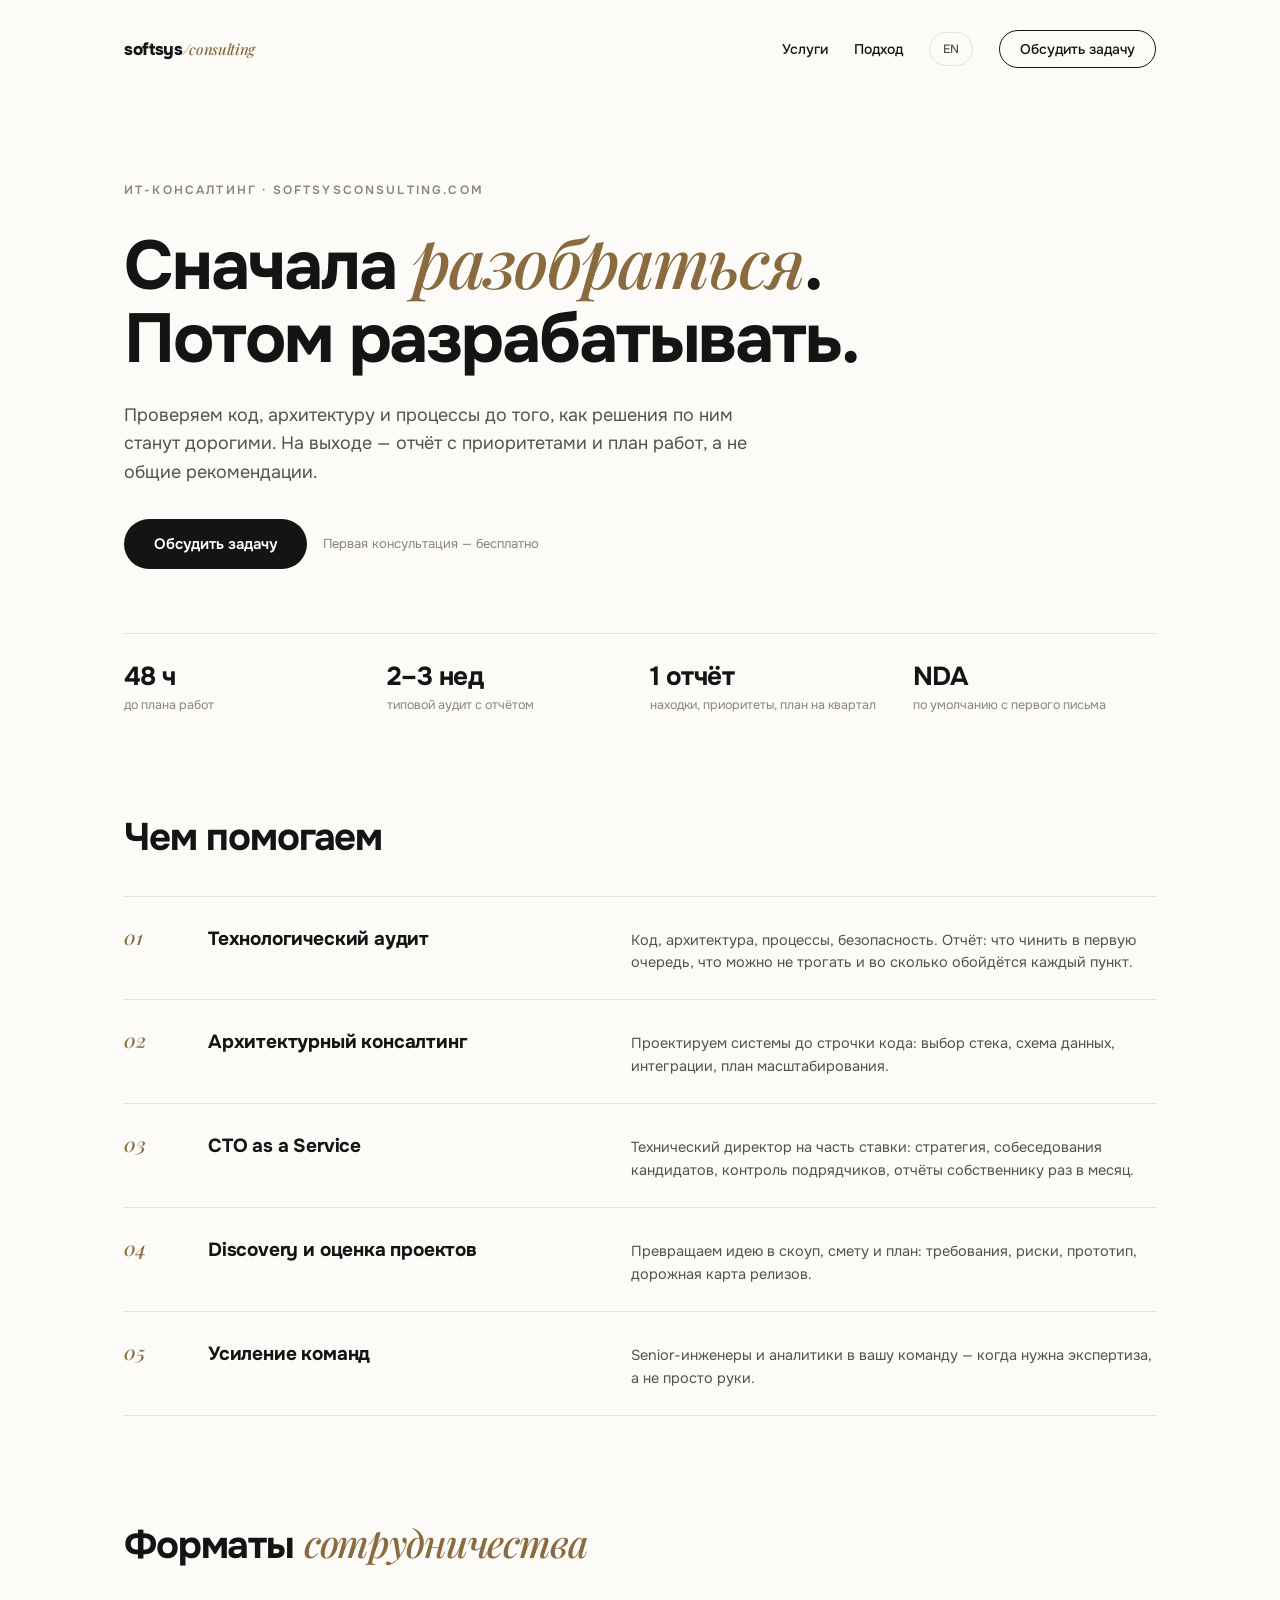
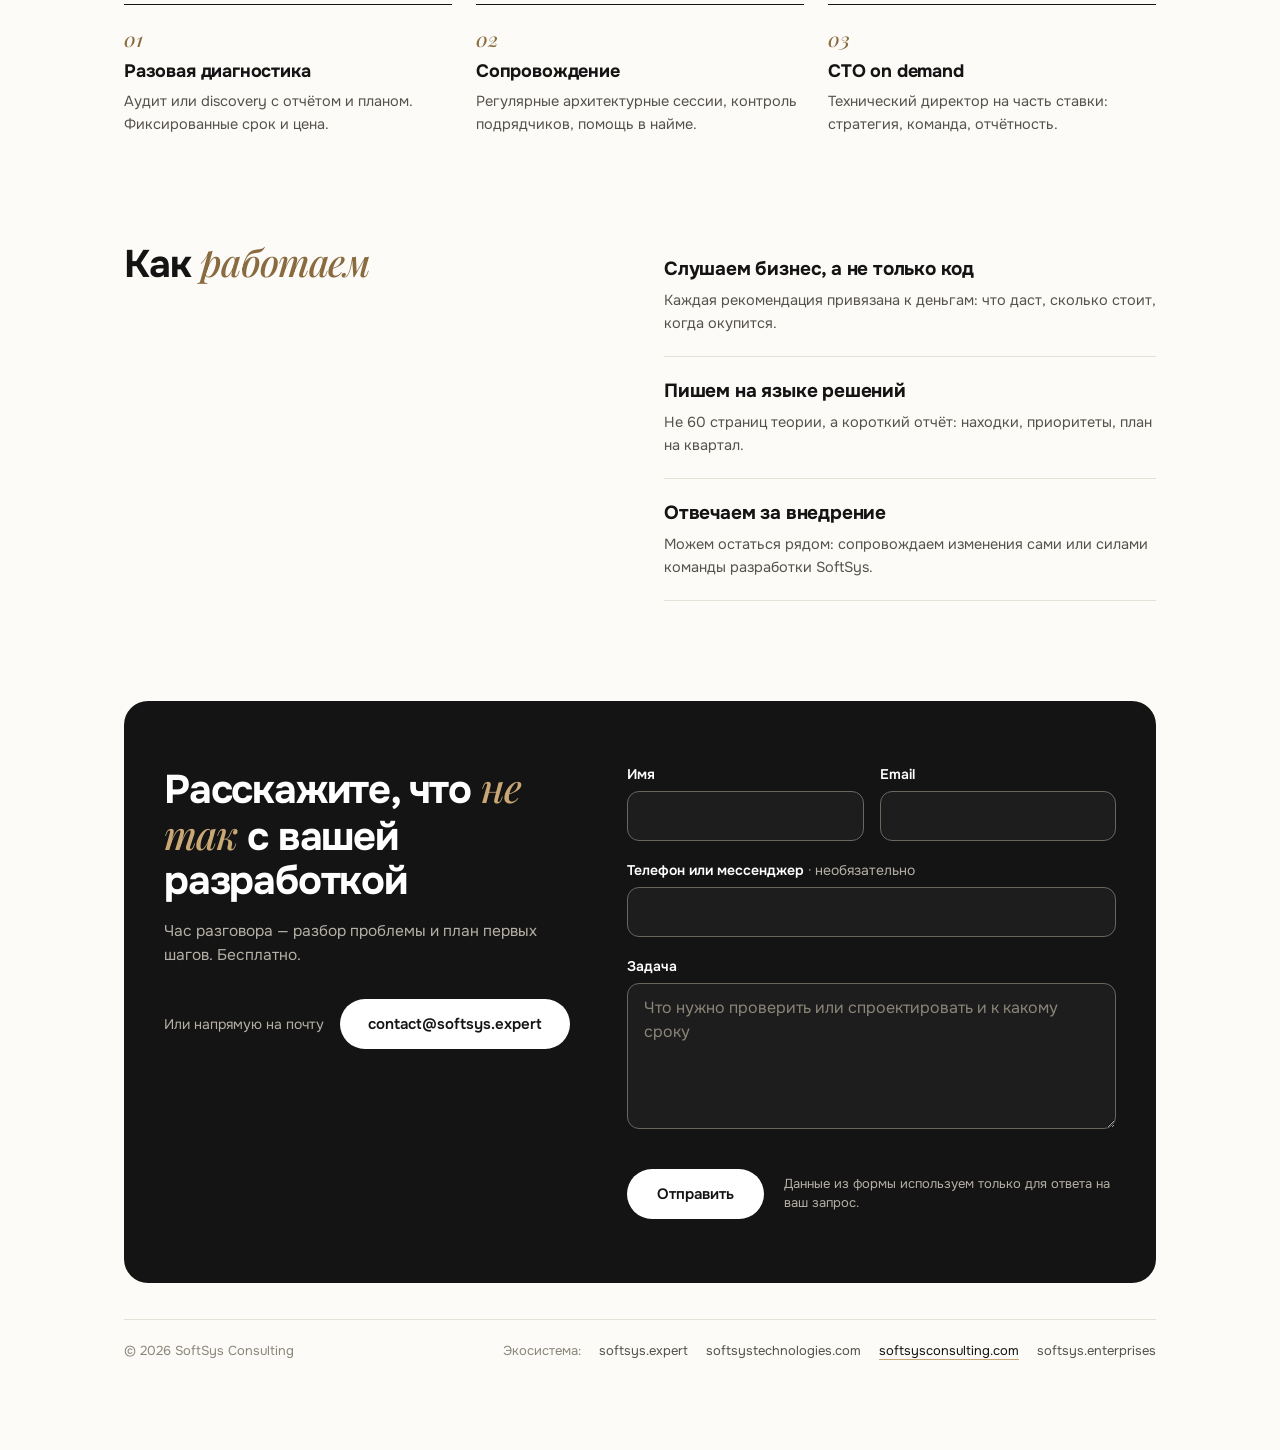
<file: index.html>
<!doctype html>
<html lang="ru">
<head>
<meta charset="UTF-8">
<meta name="viewport" content="width=device-width,initial-scale=1">
<link rel="icon" type="image/svg+xml" href="/favicon.svg">
<!--seo:start-->
<title>ИТ-консалтинг, аудит и архитектура — SoftSys Consulting</title>
<meta name="description" content="Технологический аудит, архитектурный консалтинг, CTO as a Service и оценка проектов. Помогаем выбрать решения и составить план разработки.">
<meta name="robots" content="index,follow,max-image-preview:large">
<link rel="canonical" href="https://softsysconsulting.com/">
<link rel="alternate" hreflang="ru" href="https://softsysconsulting.com/">
<link rel="alternate" hreflang="en" href="https://softsysconsulting.com/en/">
<link rel="alternate" hreflang="x-default" href="https://softsysconsulting.com/">
<meta name="theme-color" content="#FCFBF8">
<meta property="og:type" content="website">
<meta property="og:site_name" content="SoftSys Consulting">
<meta property="og:title" content="ИТ-консалтинг, аудит и архитектура — SoftSys Consulting">
<meta property="og:description" content="Технологический аудит, архитектурный консалтинг, CTO as a Service и оценка проектов. Помогаем выбрать решения и составить план разработки.">
<meta property="og:url" content="https://softsysconsulting.com/">
<meta property="og:locale" content="ru_RU">
<meta property="og:image" content="https://softsysconsulting.com/og-image.png">
<meta property="og:image:width" content="1200">
<meta property="og:image:height" content="630">
<meta property="og:image:alt" content="SoftSys Consulting">
<meta name="twitter:card" content="summary_large_image">
<meta name="twitter:title" content="ИТ-консалтинг, аудит и архитектура — SoftSys Consulting">
<meta name="twitter:description" content="Технологический аудит, архитектурный консалтинг, CTO as a Service и оценка проектов. Помогаем выбрать решения и составить план разработки.">
<meta name="twitter:image" content="https://softsysconsulting.com/og-image.png">
<script type="application/ld+json">{"@context":"https://schema.org","@graph":[{"@type":"Organization","@id":"https://softsysconsulting.com/#organization","name":"SoftSys Consulting","url":"https://softsysconsulting.com/","email":"contact@softsys.expert"},{"@type":"WebSite","@id":"https://softsysconsulting.com/#website","name":"SoftSys Consulting","url":"https://softsysconsulting.com/","inLanguage":["ru","en"],"publisher":{"@id":"https://softsysconsulting.com/#organization"}},{"@type":"WebPage","@id":"https://softsysconsulting.com/","url":"https://softsysconsulting.com/","name":"ИТ-консалтинг, аудит и архитектура — SoftSys Consulting","description":"Технологический аудит, архитектурный консалтинг, CTO as a Service и оценка проектов. Помогаем выбрать решения и составить план разработки.","inLanguage":"ru","isPartOf":{"@id":"https://softsysconsulting.com/#website"},"about":{"@id":"https://softsysconsulting.com/#organization"}}]}</script><!--seo:end-->
  <script type="module" crossorigin src="/assets/index-UCD1EueQ.js"></script>
  <link rel="stylesheet" crossorigin href="/assets/index-C5NdQvPF.css">
</head>
<body>
<div id="app"><!--[--><a class="skip-link" href="#top">К содержанию</a><header class="site-header"><nav class="nav shell" aria-label="Основная навигация"><a class="brand" href="#top">softsys<span>/consulting</span></a><button class="menu-toggle" type="button" aria-expanded="false" aria-controls="primary-menu"><span class="sr-only">Меню</span><span></span><span></span></button><div id="primary-menu" class="nav-links"><a href="#services">Услуги</a><a href="#approach">Подход</a><a class="lang-link" href="en/" hreflang="en">EN</a><a class="nav-cta" href="#contact">Обсудить задачу</a></div></nav></header><main id="top"><section class="hero shell"><p class="eyebrow">ИТ-КОНСАЛТИНГ · SOFTSYSCONSULTING.COM</p><h1>Сначала <em>разобраться</em>.<br>Потом разрабатывать.</h1><p class="lead">Проверяем код, архитектуру и процессы до того, как решения по ним станут дорогими. На выходе — отчёт с приоритетами и план работ, а не общие рекомендации.</p><div class="hero-actions"><a class="button dark" href="#contact">Обсудить задачу</a><span>Первая консультация — бесплатно</span></div><div class="stats"><div><b>48 ч</b><small>до плана работ</small></div><div><b>2–3 нед</b><small>типовой аудит с отчётом</small></div><div><b>1 отчёт</b><small>находки, приоритеты, план на квартал</small></div><div><b>NDA</b><small>по умолчанию с первого письма</small></div></div></section><section id="services" class="shell section"><h2>Чем помогаем</h2><div class="service-list"><!--[--><article class="service"><em>01</em><h3>Технологический аудит</h3><p>Код, архитектура, процессы, безопасность. Отчёт: что чинить в первую очередь, что можно не трогать и во сколько обойдётся каждый пункт.</p></article><article class="service"><em>02</em><h3>Архитектурный консалтинг</h3><p>Проектируем системы до строчки кода: выбор стека, схема данных, интеграции, план масштабирования.</p></article><article class="service"><em>03</em><h3>CTO as a Service</h3><p>Технический директор на часть ставки: стратегия, собеседования кандидатов, контроль подрядчиков, отчёты собственнику раз в месяц.</p></article><article class="service"><em>04</em><h3>Discovery и оценка проектов</h3><p>Превращаем идею в скоуп, смету и план: требования, риски, прототип, дорожная карта релизов.</p></article><article class="service"><em>05</em><h3>Усиление команд</h3><p>Senior-инженеры и аналитики в вашу команду — когда нужна экспертиза, а не просто руки.</p></article><!--]--></div></section><section class="shell section"><h2>Форматы <em>сотрудничества</em></h2><div class="format-grid"><!--[--><article><em>01</em><h3>Разовая диагностика</h3><p>Аудит или discovery с отчётом и планом. Фиксированные срок и цена.</p></article><article><em>02</em><h3>Сопровождение</h3><p>Регулярные архитектурные сессии, контроль подрядчиков, помощь в найме.</p></article><article><em>03</em><h3>CTO on demand</h3><p>Технический директор на часть ставки: стратегия, команда, отчётность.</p></article><!--]--></div></section><section id="approach" class="shell section approach"><h2>Как <em>работаем</em></h2><div><!--[--><article class="approach-item"><h3>Слушаем бизнес, а не только код</h3><p>Каждая рекомендация привязана к деньгам: что даст, сколько стоит, когда окупится.</p></article><article class="approach-item"><h3>Пишем на языке решений</h3><p>Не 60 страниц теории, а короткий отчёт: находки, приоритеты, план на квартал.</p></article><article class="approach-item"><h3>Отвечаем за внедрение</h3><p>Можем остаться рядом: сопровождаем изменения сами или силами команды разработки SoftSys.</p></article><!--]--></div></section><section id="contact" class="shell contact"><div class="contact-box"><div class="contact-intro"><h2>Расскажите, что <em>не так</em> с вашей разработкой</h2><p>Час разговора — разбор проблемы и план первых шагов. Бесплатно.</p><div class="contact-direct"><span>Или напрямую на почту</span><a class="button mail" href="mailto:contact@softsys.expert">contact@softsys.expert</a></div></div><div class="contact-form-wrap" aria-live="polite"><!----><form class="contact-form" aria-label="Форма заявки" style=""><div class="field"><label for="contact-name">Имя</label><input id="contact-name" value="" name="name" type="text" autocomplete="name" maxlength="100" required></div><div class="field"><label for="contact-email">Email</label><input id="contact-email" value="" name="email" type="email" autocomplete="email" maxlength="200" required></div><div class="field wide"><label for="contact-phone">Телефон или мессенджер <span class="optional">· необязательно</span></label><input id="contact-phone" value="" name="phone" type="text" autocomplete="tel" maxlength="60"></div><div class="field wide"><label for="contact-message">Задача</label><textarea id="contact-message" name="message" rows="5" minlength="2" maxlength="5000" placeholder="Что нужно проверить или спроектировать и к какому сроку" required></textarea></div><div class="hp" aria-hidden="true"><label for="contact-website">Website</label><input id="contact-website" value="" name="website" type="text" tabindex="-1" autocomplete="off"></div><div class="captcha wide"></div><!----><!----><div class="form-foot wide"><button class="button light" type="submit">Отправить</button><p class="form-consent">Данные из формы используем только для ответа на ваш запрос.</p></div></form></div></div><footer><span>© 2026 SoftSys Consulting</span><div><span>Экосистема:</span><a href="https://softsys.expert">softsys.expert</a><a href="https://softsystechnologies.com">softsystechnologies.com</a><span class="current">softsysconsulting.com</span><a href="https://softsys.enterprises">softsys.enterprises</a></div></footer></section></main><!--]--></div>
<!-- Cloudflare Web Analytics --><script type="module" src="https://static.cloudflareinsights.com/beacon.min.js" data-cf-beacon='{"token": "9ca7557f84944e57822edd9fa3896dbc"}'></script><!-- End Cloudflare Web Analytics -->
</body>
</html>
</file>
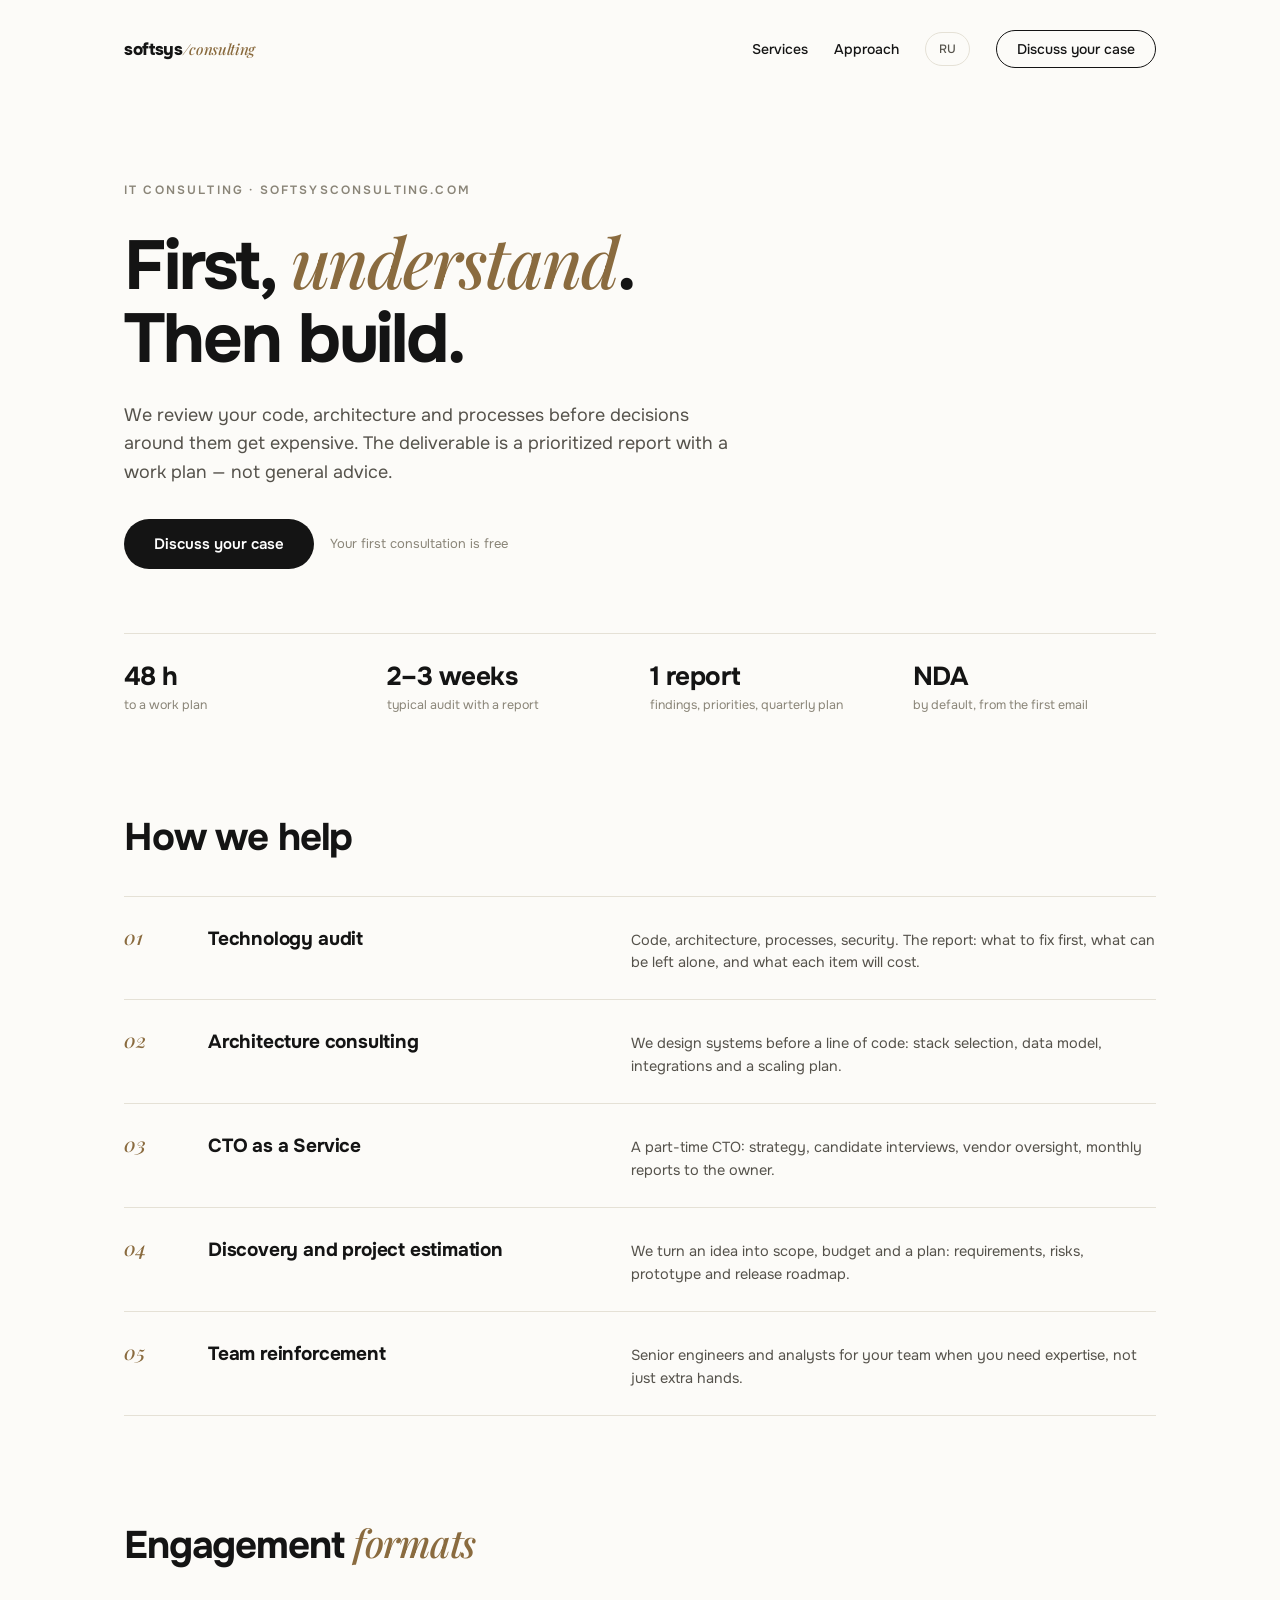
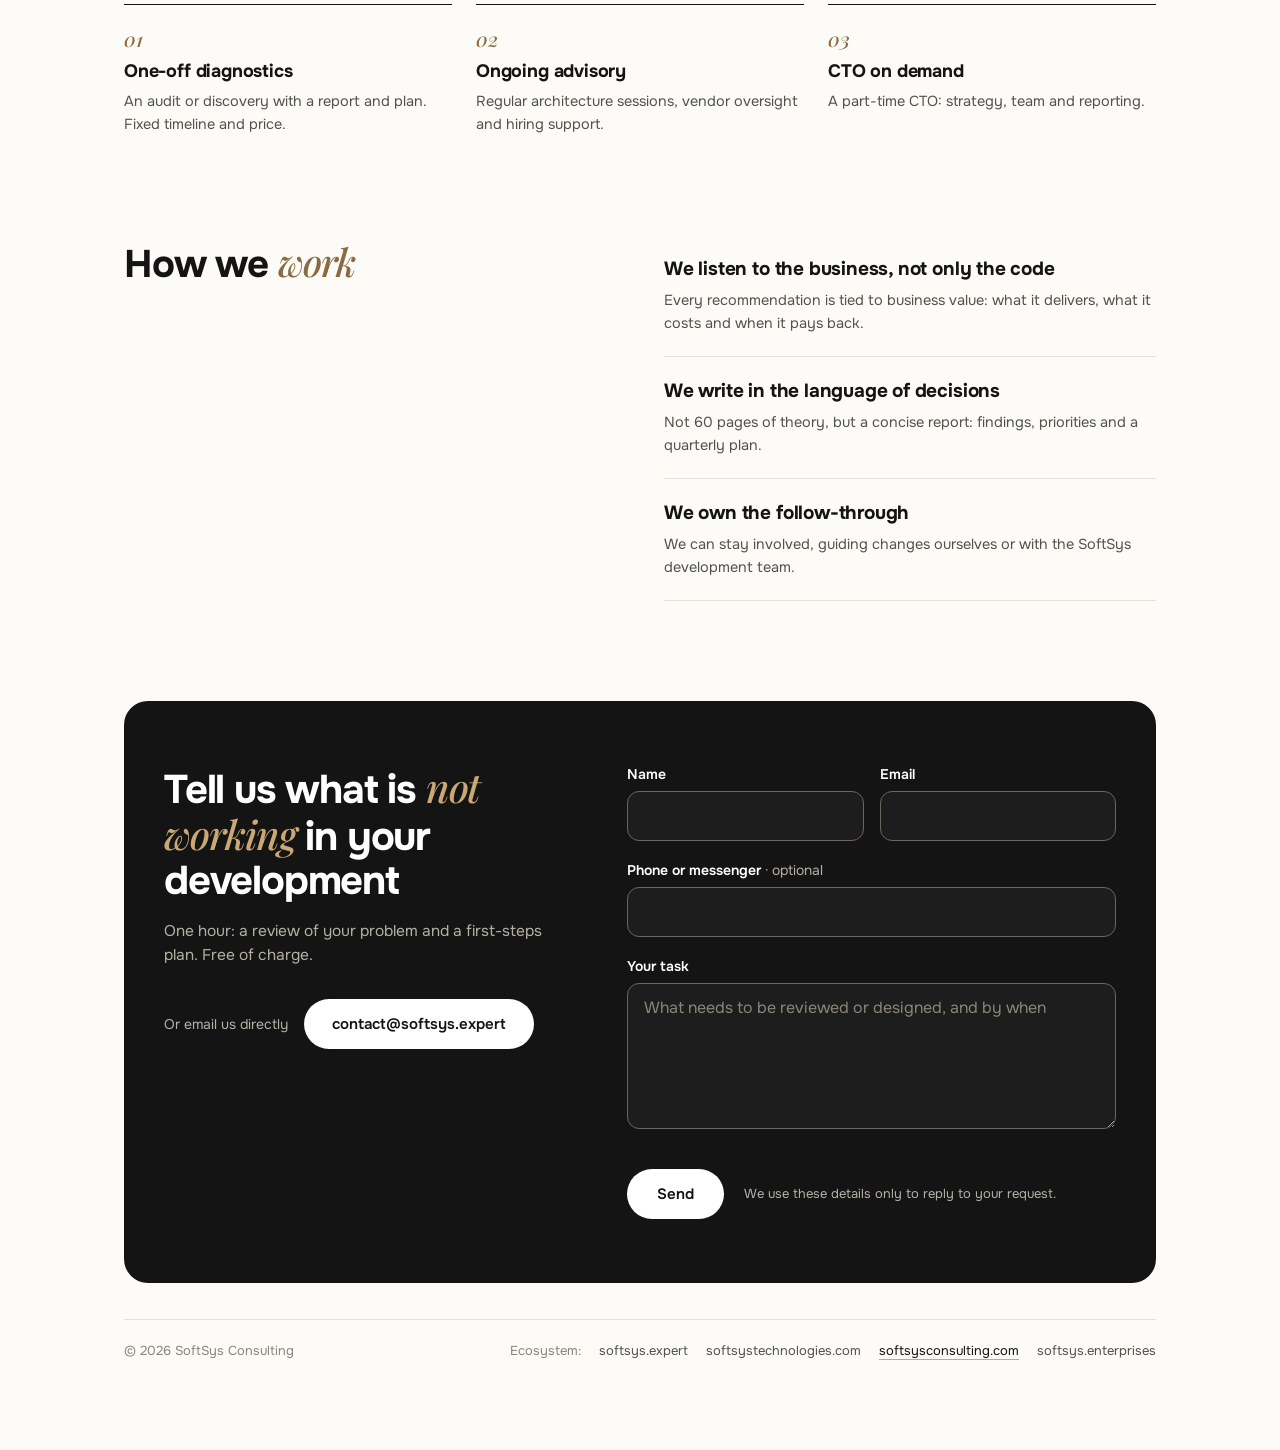
<file: en/index.html>
<!doctype html>
<html lang="en">
<head>
<meta charset="UTF-8">
<meta name="viewport" content="width=device-width,initial-scale=1">
<link rel="icon" type="image/svg+xml" href="/favicon.svg">
<!--seo:start-->
<title>IT consulting, audits &amp; architecture — SoftSys Consulting</title>
<meta name="description" content="Technology audits, architecture consulting, CTO as a Service and project discovery. Make informed technology decisions and plan your next steps.">
<meta name="robots" content="index,follow,max-image-preview:large">
<link rel="canonical" href="https://softsysconsulting.com/en/">
<link rel="alternate" hreflang="ru" href="https://softsysconsulting.com/">
<link rel="alternate" hreflang="en" href="https://softsysconsulting.com/en/">
<link rel="alternate" hreflang="x-default" href="https://softsysconsulting.com/">
<meta name="theme-color" content="#FCFBF8">
<meta property="og:type" content="website">
<meta property="og:site_name" content="SoftSys Consulting">
<meta property="og:title" content="IT consulting, audits &amp; architecture — SoftSys Consulting">
<meta property="og:description" content="Technology audits, architecture consulting, CTO as a Service and project discovery. Make informed technology decisions and plan your next steps.">
<meta property="og:url" content="https://softsysconsulting.com/en/">
<meta property="og:locale" content="en_US">
<meta property="og:image" content="https://softsysconsulting.com/og-image.png">
<meta property="og:image:width" content="1200">
<meta property="og:image:height" content="630">
<meta property="og:image:alt" content="SoftSys Consulting">
<meta name="twitter:card" content="summary_large_image">
<meta name="twitter:title" content="IT consulting, audits &amp; architecture — SoftSys Consulting">
<meta name="twitter:description" content="Technology audits, architecture consulting, CTO as a Service and project discovery. Make informed technology decisions and plan your next steps.">
<meta name="twitter:image" content="https://softsysconsulting.com/og-image.png">
<script type="application/ld+json">{"@context":"https://schema.org","@graph":[{"@type":"Organization","@id":"https://softsysconsulting.com/#organization","name":"SoftSys Consulting","url":"https://softsysconsulting.com/","email":"contact@softsys.expert"},{"@type":"WebSite","@id":"https://softsysconsulting.com/#website","name":"SoftSys Consulting","url":"https://softsysconsulting.com/","inLanguage":["ru","en"],"publisher":{"@id":"https://softsysconsulting.com/#organization"}},{"@type":"WebPage","@id":"https://softsysconsulting.com/en/","url":"https://softsysconsulting.com/en/","name":"IT consulting, audits & architecture — SoftSys Consulting","description":"Technology audits, architecture consulting, CTO as a Service and project discovery. Make informed technology decisions and plan your next steps.","inLanguage":"en","isPartOf":{"@id":"https://softsysconsulting.com/#website"},"about":{"@id":"https://softsysconsulting.com/#organization"}}]}</script><!--seo:end-->
  <script type="module" crossorigin src="/assets/index-UCD1EueQ.js"></script>
  <link rel="stylesheet" crossorigin href="/assets/index-C5NdQvPF.css">
</head>
<body>
<div id="app"><!--[--><a class="skip-link" href="#top">Skip to content</a><header class="site-header"><nav class="nav shell" aria-label="Main navigation"><a class="brand" href="#top">softsys<span>/consulting</span></a><button class="menu-toggle" type="button" aria-expanded="false" aria-controls="primary-menu"><span class="sr-only">Menu</span><span></span><span></span></button><div id="primary-menu" class="nav-links"><a href="#services">Services</a><a href="#approach">Approach</a><a class="lang-link" href="../" hreflang="ru">RU</a><a class="nav-cta" href="#contact">Discuss your case</a></div></nav></header><main id="top"><section class="hero shell"><p class="eyebrow">IT CONSULTING · SOFTSYSCONSULTING.COM</p><h1>First, <em>understand</em>.<br>Then build.</h1><p class="lead">We review your code, architecture and processes before decisions around them get expensive. The deliverable is a prioritized report with a work plan — not general advice.</p><div class="hero-actions"><a class="button dark" href="#contact">Discuss your case</a><span>Your first consultation is free</span></div><div class="stats"><div><b>48 h</b><small>to a work plan</small></div><div><b>2–3 weeks</b><small>typical audit with a report</small></div><div><b>1 report</b><small>findings, priorities, quarterly plan</small></div><div><b>NDA</b><small>by default, from the first email</small></div></div></section><section id="services" class="shell section"><h2>How we help</h2><div class="service-list"><!--[--><article class="service"><em>01</em><h3>Technology audit</h3><p>Code, architecture, processes, security. The report: what to fix first, what can be left alone, and what each item will cost.</p></article><article class="service"><em>02</em><h3>Architecture consulting</h3><p>We design systems before a line of code: stack selection, data model, integrations and a scaling plan.</p></article><article class="service"><em>03</em><h3>CTO as a Service</h3><p>A part-time CTO: strategy, candidate interviews, vendor oversight, monthly reports to the owner.</p></article><article class="service"><em>04</em><h3>Discovery and project estimation</h3><p>We turn an idea into scope, budget and a plan: requirements, risks, prototype and release roadmap.</p></article><article class="service"><em>05</em><h3>Team reinforcement</h3><p>Senior engineers and analysts for your team when you need expertise, not just extra hands.</p></article><!--]--></div></section><section class="shell section"><h2>Engagement <em>formats</em></h2><div class="format-grid"><!--[--><article><em>01</em><h3>One-off diagnostics</h3><p>An audit or discovery with a report and plan. Fixed timeline and price.</p></article><article><em>02</em><h3>Ongoing advisory</h3><p>Regular architecture sessions, vendor oversight and hiring support.</p></article><article><em>03</em><h3>CTO on demand</h3><p>A part-time CTO: strategy, team and reporting.</p></article><!--]--></div></section><section id="approach" class="shell section approach"><h2>How we <em>work</em></h2><div><!--[--><article class="approach-item"><h3>We listen to the business, not only the code</h3><p>Every recommendation is tied to business value: what it delivers, what it costs and when it pays back.</p></article><article class="approach-item"><h3>We write in the language of decisions</h3><p>Not 60 pages of theory, but a concise report: findings, priorities and a quarterly plan.</p></article><article class="approach-item"><h3>We own the follow-through</h3><p>We can stay involved, guiding changes ourselves or with the SoftSys development team.</p></article><!--]--></div></section><section id="contact" class="shell contact"><div class="contact-box"><div class="contact-intro"><h2>Tell us what is <em>not working</em> in your development</h2><p>One hour: a review of your problem and a first-steps plan. Free of charge.</p><div class="contact-direct"><span>Or email us directly</span><a class="button mail" href="mailto:contact@softsys.expert">contact@softsys.expert</a></div></div><div class="contact-form-wrap" aria-live="polite"><!----><form class="contact-form" aria-label="Request form" style=""><div class="field"><label for="contact-name">Name</label><input id="contact-name" value="" name="name" type="text" autocomplete="name" maxlength="100" required></div><div class="field"><label for="contact-email">Email</label><input id="contact-email" value="" name="email" type="email" autocomplete="email" maxlength="200" required></div><div class="field wide"><label for="contact-phone">Phone or messenger <span class="optional">· optional</span></label><input id="contact-phone" value="" name="phone" type="text" autocomplete="tel" maxlength="60"></div><div class="field wide"><label for="contact-message">Your task</label><textarea id="contact-message" name="message" rows="5" minlength="2" maxlength="5000" placeholder="What needs to be reviewed or designed, and by when" required></textarea></div><div class="hp" aria-hidden="true"><label for="contact-website">Website</label><input id="contact-website" value="" name="website" type="text" tabindex="-1" autocomplete="off"></div><div class="captcha wide"></div><!----><!----><div class="form-foot wide"><button class="button light" type="submit">Send</button><p class="form-consent">We use these details only to reply to your request.</p></div></form></div></div><footer><span>© 2026 SoftSys Consulting</span><div><span>Ecosystem:</span><a href="https://softsys.expert">softsys.expert</a><a href="https://softsystechnologies.com">softsystechnologies.com</a><span class="current">softsysconsulting.com</span><a href="https://softsys.enterprises">softsys.enterprises</a></div></footer></section></main><!--]--></div>
<!-- Cloudflare Web Analytics --><script type="module" src="https://static.cloudflareinsights.com/beacon.min.js" data-cf-beacon='{"token": "9ca7557f84944e57822edd9fa3896dbc"}'></script><!-- End Cloudflare Web Analytics -->
</body>
</html>
</file>
<file: assets/index-C5NdQvPF.css>
@font-face{font-family:Onest Variable;font-style:normal;font-display:swap;font-weight:100 900;src:url(/assets/onest-cyrillic-ext-wght-normal-DOFToQv1.woff2)format("woff2-variations");unicode-range:U+460-52F,U+1C80-1C8A,U+20B4,U+2DE0-2DFF,U+A640-A69F,U+FE2E-FE2F}@font-face{font-family:Onest Variable;font-style:normal;font-display:swap;font-weight:100 900;src:url(/assets/onest-cyrillic-wght-normal-DayYxulF.woff2)format("woff2-variations");unicode-range:U+301,U+400-45F,U+490-491,U+4B0-4B1,U+2116}@font-face{font-family:Onest Variable;font-style:normal;font-display:swap;font-weight:100 900;src:url(/assets/onest-math-wght-normal-Bl4ZGkZl.woff2)format("woff2-variations");unicode-range:U+302-303,U+305,U+307-308,U+310,U+312,U+315,U+31A,U+326-327,U+32C,U+32F-330,U+332-333,U+338,U+33A,U+346,U+34D,U+391-3A1,U+3A3-3A9,U+3B1-3C9,U+3D1,U+3D5-3D6,U+3F0-3F1,U+3F4-3F5,U+2016-2017,U+2034-2038,U+203C,U+2040,U+2043,U+2047,U+2050,U+2057,U+205F,U+2070-2071,U+2074-208E,U+2090-209C,U+20D0-20DC,U+20E1,U+20E5-20EF,U+2100-2112,U+2114-2115,U+2117-2121,U+2123-214F,U+2190,U+2192,U+2194-21AE,U+21B0-21E5,U+21F1-21F2,U+21F4-2211,U+2213-2214,U+2216-22FF,U+2308-230B,U+2310,U+2319,U+231C-2321,U+2336-237A,U+237C,U+2395,U+239B-23B7,U+23D0,U+23DC-23E1,U+2474-2475,U+25AF,U+25B3,U+25B7,U+25BD,U+25C1,U+25CA,U+25CC,U+25FB,U+266D-266F,U+27C0-27FF,U+2900-2AFF,U+2B0E-2B11,U+2B30-2B4C,U+2BFE,U+3030,U+FF5B,U+FF5D,U+1D400-1D7FF,U+1EE??}@font-face{font-family:Onest Variable;font-style:normal;font-display:swap;font-weight:100 900;src:url(/assets/onest-symbols-wght-normal-DxQzqQfC.woff2)format("woff2-variations");unicode-range:U+1-C,U+E-1F,U+7F-9F,U+20DD-20E0,U+20E2-20E4,U+2150-218F,U+2190,U+2192,U+2194-2199,U+21AF,U+21E6-21F0,U+21F3,U+2218-2219,U+2299,U+22C4-22C6,U+2300-243F,U+2440-244A,U+2460-24FF,U+25A0-27BF,U+28??,U+2921-2922,U+2981,U+29BF,U+29EB,U+2B??,U+4DC0-4DFF,U+FFF9-FFFB,U+10140-1018E,U+10190-1019C,U+101A0,U+101D0-101FD,U+102E0-102FB,U+10E60-10E7E,U+1D2C0-1D2D3,U+1D2E0-1D37F,U+1F0??,U+1F100-1F1AD,U+1F1E6-1F1FF,U+1F30D-1F30F,U+1F315,U+1F31C,U+1F31E,U+1F320-1F32C,U+1F336,U+1F378,U+1F37D,U+1F382,U+1F393-1F39F,U+1F3A7-1F3A8,U+1F3AC-1F3AF,U+1F3C2,U+1F3C4-1F3C6,U+1F3CA-1F3CE,U+1F3D4-1F3E0,U+1F3ED,U+1F3F1-1F3F3,U+1F3F5-1F3F7,U+1F408,U+1F415,U+1F41F,U+1F426,U+1F43F,U+1F441-1F442,U+1F444,U+1F446-1F449,U+1F44C-1F44E,U+1F453,U+1F46A,U+1F47D,U+1F4A3,U+1F4B0,U+1F4B3,U+1F4B9,U+1F4BB,U+1F4BF,U+1F4C8-1F4CB,U+1F4D6,U+1F4DA,U+1F4DF,U+1F4E3-1F4E6,U+1F4EA-1F4ED,U+1F4F7,U+1F4F9-1F4FB,U+1F4FD-1F4FE,U+1F503,U+1F507-1F50B,U+1F50D,U+1F512-1F513,U+1F53E-1F54A,U+1F54F-1F5FA,U+1F610,U+1F650-1F67F,U+1F687,U+1F68D,U+1F691,U+1F694,U+1F698,U+1F6AD,U+1F6B2,U+1F6B9-1F6BA,U+1F6BC,U+1F6C6-1F6CF,U+1F6D3-1F6D7,U+1F6E0-1F6EA,U+1F6F0-1F6F3,U+1F6F7-1F6FC,U+1F7??,U+1F800-1F80B,U+1F810-1F847,U+1F850-1F859,U+1F860-1F887,U+1F890-1F8AD,U+1F8B0-1F8BB,U+1F8C0-1F8C1,U+1F900-1F90B,U+1F93B,U+1F946,U+1F984,U+1F996,U+1F9E9,U+1FA00-1FA6F,U+1FA70-1FA7C,U+1FA80-1FA89,U+1FA8F-1FAC6,U+1FACE-1FADC,U+1FADF-1FAE9,U+1FAF0-1FAF8,U+1FB??}@font-face{font-family:Onest Variable;font-style:normal;font-display:swap;font-weight:100 900;src:url(/assets/onest-vietnamese-wght-normal-BBxOatbv.woff2)format("woff2-variations");unicode-range:U+102-103,U+110-111,U+128-129,U+168-169,U+1A0-1A1,U+1AF-1B0,U+300-301,U+303-304,U+308-309,U+323,U+329,U+1EA0-1EF9,U+20AB}@font-face{font-family:Onest Variable;font-style:normal;font-display:swap;font-weight:100 900;src:url(/assets/onest-latin-ext-wght-normal-QAhDxQuo.woff2)format("woff2-variations");unicode-range:U+100-2BA,U+2BD-2C5,U+2C7-2CC,U+2CE-2D7,U+2DD-2FF,U+304,U+308,U+329,U+1D00-1DBF,U+1E00-1E9F,U+1EF2-1EFF,U+2020,U+20A0-20AB,U+20AD-20C0,U+2113,U+2C60-2C7F,U+A720-A7FF}@font-face{font-family:Onest Variable;font-style:normal;font-display:swap;font-weight:100 900;src:url(/assets/onest-latin-wght-normal-Dun_Rd-l.woff2)format("woff2-variations");unicode-range:U+??,U+131,U+152-153,U+2BB-2BC,U+2C6,U+2DA,U+2DC,U+304,U+308,U+329,U+2000-206F,U+20AC,U+2122,U+2191,U+2193,U+2212,U+2215,U+FEFF,U+FFFD}@font-face{font-family:Playfair Display Variable;font-style:normal;font-display:swap;font-weight:400 900;src:url(/assets/playfair-display-cyrillic-wght-normal-5WvUvBgz.woff2)format("woff2-variations");unicode-range:U+301,U+400-45F,U+490-491,U+4B0-4B1,U+2116}@font-face{font-family:Playfair Display Variable;font-style:normal;font-display:swap;font-weight:400 900;src:url(/assets/playfair-display-vietnamese-wght-normal-Cabi7G8-.woff2)format("woff2-variations");unicode-range:U+102-103,U+110-111,U+128-129,U+168-169,U+1A0-1A1,U+1AF-1B0,U+300-301,U+303-304,U+308-309,U+323,U+329,U+1EA0-1EF9,U+20AB}@font-face{font-family:Playfair Display Variable;font-style:normal;font-display:swap;font-weight:400 900;src:url(/assets/playfair-display-latin-ext-wght-normal-CT1r92Rl.woff2)format("woff2-variations");unicode-range:U+100-2BA,U+2BD-2C5,U+2C7-2CC,U+2CE-2D7,U+2DD-2FF,U+304,U+308,U+329,U+1D00-1DBF,U+1E00-1E9F,U+1EF2-1EFF,U+2020,U+20A0-20AB,U+20AD-20C0,U+2113,U+2C60-2C7F,U+A720-A7FF}@font-face{font-family:Playfair Display Variable;font-style:normal;font-display:swap;font-weight:400 900;src:url(/assets/playfair-display-latin-wght-normal-BOwq7MWX.woff2)format("woff2-variations");unicode-range:U+??,U+131,U+152-153,U+2BB-2BC,U+2C6,U+2DA,U+2DC,U+304,U+308,U+329,U+2000-206F,U+20AC,U+2122,U+2191,U+2193,U+2212,U+2215,U+FEFF,U+FFFD}@font-face{font-family:Playfair Display Variable;font-style:italic;font-display:swap;font-weight:400 900;src:url(/assets/playfair-display-cyrillic-wght-italic-D5dBZ3aJ.woff2)format("woff2-variations");unicode-range:U+301,U+400-45F,U+490-491,U+4B0-4B1,U+2116}@font-face{font-family:Playfair Display Variable;font-style:italic;font-display:swap;font-weight:400 900;src:url(/assets/playfair-display-vietnamese-wght-italic-DUEcMSM3.woff2)format("woff2-variations");unicode-range:U+102-103,U+110-111,U+128-129,U+168-169,U+1A0-1A1,U+1AF-1B0,U+300-301,U+303-304,U+308-309,U+323,U+329,U+1EA0-1EF9,U+20AB}@font-face{font-family:Playfair Display Variable;font-style:italic;font-display:swap;font-weight:400 900;src:url(/assets/playfair-display-latin-ext-wght-italic-ze_cPdSg.woff2)format("woff2-variations");unicode-range:U+100-2BA,U+2BD-2C5,U+2C7-2CC,U+2CE-2D7,U+2DD-2FF,U+304,U+308,U+329,U+1D00-1DBF,U+1E00-1E9F,U+1EF2-1EFF,U+2020,U+20A0-20AB,U+20AD-20C0,U+2113,U+2C60-2C7F,U+A720-A7FF}@font-face{font-family:Playfair Display Variable;font-style:italic;font-display:swap;font-weight:400 900;src:url(/assets/playfair-display-latin-wght-italic-DmbndNpe.woff2)format("woff2-variations");unicode-range:U+??,U+131,U+152-153,U+2BB-2BC,U+2C6,U+2DA,U+2DC,U+304,U+308,U+329,U+2000-206F,U+20AC,U+2122,U+2191,U+2193,U+2212,U+2215,U+FEFF,U+FFFD}:root{color:#141414;font-synthesis:none;background:#fcfbf8;font-family:Onest Variable,Arial,sans-serif}*{box-sizing:border-box}html{scroll-behavior:smooth}body{min-width:320px;margin:0}a{color:inherit;text-decoration:none}a:hover{color:#8a6b3f}a:focus-visible{outline-offset:4px;outline:3px solid #8a6b3f}button:focus-visible{outline-offset:4px;outline:3px solid #8a6b3f}.shell{width:min(1080px,100%);margin-inline-start:auto;margin-inline-end:auto;padding-inline-start:24px;padding-inline-end:24px}.site-header{padding:30px 0}.nav{justify-content:space-between;align-items:center;gap:20px;display:flex}.brand{letter-spacing:-.02em;font-size:17px;font-weight:800}.brand span,h1 em,h2 em,.service>em,.format-grid em{color:#8a6b3f;font-family:Playfair Display Variable,Georgia,serif;font-style:italic;font-weight:500}.brand span{font-size:15px}.nav-links{align-items:center;gap:26px;font-size:14px;font-weight:500;display:flex}.lang-link{color:#55524b;border:1px solid #e5e1d6;border-radius:99px;padding:8px 13px;font-size:12px}.nav-cta{white-space:nowrap;border:1.5px solid #141414;border-radius:99px;padding:9px 20px}.nav-cta:hover{color:#fff;background:#141414}.menu-toggle{display:none}.hero{padding-top:84px}.eyebrow{color:#8a8578;letter-spacing:.18em;margin:0;font-size:12px;font-weight:600}.hero h1{letter-spacing:-.03em;max-width:20ch;margin:26px 0 0;font-size:clamp(40px,5.4vw,72px);line-height:1.06}.hero h1 em{font-style:italic}.lead{color:#55524b;max-width:52ch;margin:24px 0 0;font-size:clamp(15px,1.4vw,18px);line-height:1.6}.hero-actions{flex-wrap:wrap;align-items:center;gap:16px;margin-top:32px;display:flex}.button{font-size:15px;font-weight:600;display:inline-block}.button.dark{color:#fff;background:#141414;border-radius:99px;padding:15px 30px}.button.dark:hover{background:#8a6b3f}.hero-actions span{color:#8a8578;font-size:13px}.stats{border-top:1px solid #e5e1d6;grid-template-columns:repeat(4,1fr);gap:20px;margin-top:64px;padding-top:26px;display:grid}.stats b{letter-spacing:-.02em;font-size:26px;display:block}.stats small{color:#8a8578;margin-top:4px;font-size:12.5px;display:block}.section{padding-top:100px;scroll-margin-top:24px}h2{letter-spacing:-.03em;margin:0;font-size:clamp(28px,3vw,42px)}h2 em{font-style:italic}.service-list{border-top:1px solid #e5e1d6;margin-top:34px}.service{border-bottom:1px solid #e5e1d6;grid-template-columns:64px 1fr 1.3fr;align-items:baseline;gap:20px;padding:26px 0;display:grid}.service:hover{background:#f7f4ec}.service>em,.format-grid em{font-size:20px}.service h3,.format-grid h3,.approach-item h3{letter-spacing:-.01em;margin:0;font-size:19px}.service p,.format-grid p,.approach-item p{color:#55524b;margin:0;font-size:14.5px;line-height:1.55}.format-grid{grid-template-columns:repeat(3,1fr);gap:24px;margin-top:34px;display:grid}.format-grid article{border-top:1.5px solid #141414;padding-top:20px}.format-grid h3{margin-top:8px;font-size:18px}.format-grid p{margin-top:8px}.approach{grid-template-columns:1fr 1fr;align-items:start;gap:48px;display:grid}.approach>h2{position:sticky;top:30px}.approach-item{border-bottom:1px solid #e5e1d6;padding:22px 0}.approach-item p{margin-top:8px}.contact{padding-top:100px;padding-bottom:90px;scroll-margin-top:24px}.contact-box{color:#fff;text-align:center;background:#141414;border-radius:24px;padding:64px 40px}.contact-box h2{max-width:22ch;margin:auto;font-size:clamp(28px,3.6vw,48px);line-height:1.1}.contact-box h2 em{color:#c9a876}.contact-box p{color:#b5b0a6;max-width:46ch;margin:16px auto 0;font-size:15.5px;line-height:1.55}.mail{color:#141414;overflow-wrap:anywhere;background:#fff;border-radius:99px;margin-top:28px;padding:15px 28px}.mail:hover{color:#141414;background:#c9a876}footer{color:#8a8578;border-top:1px solid #e5e1d6;flex-wrap:wrap;justify-content:space-between;gap:18px;margin-top:36px;padding-top:22px;font-size:13px;display:flex}footer div{flex-wrap:wrap;gap:18px;display:flex}footer a{color:#55524b}.current{color:#141414;border-bottom:1px solid #c9a876}@media (max-width:700px){.site-header{padding:18px 0}.menu-toggle{background:0 0;border:1px solid #e5e1d6;border-radius:50%;gap:5px;width:42px;height:42px;padding:11px;display:grid}.menu-toggle span:not(.sr-only){background:#141414;height:1px;display:block}.nav-links{z-index:2;background:#fcfbf8;border:1px solid #e5e1d6;border-radius:14px;flex-direction:column;align-items:stretch;padding:16px;display:none;position:absolute;top:70px;left:16px;right:16px;box-shadow:0 14px 35px #14141418}.nav-links.open{display:flex}.nav-links a{padding:8px}.nav-cta,.lang-link{text-align:center}.hero{padding-top:56px}.stats{grid-template-columns:repeat(2,1fr);gap:24px 16px;margin-top:48px}.section{padding-top:72px}.service{grid-template-columns:42px 1fr;gap:10px}.service p{grid-column:2}.format-grid,.approach{grid-template-columns:1fr;gap:28px}.approach>h2{position:static}.contact{padding-top:72px;padding-bottom:48px}.contact-box{padding:44px 20px}footer div{gap:10px 14px}}@media (max-width:380px){.shell{padding-inline-start:16px;padding-inline-end:16px}.hero h1{font-size:38px}.stats b{font-size:23px}}@media (prefers-reduced-motion:reduce){html{scroll-behavior:auto}*{transition:none!important;animation:none!important}}.sr-only{clip:rect(0,0,0,0);white-space:nowrap;border:0;width:1px;height:1px;margin:-1px;padding:0;position:absolute;overflow:hidden}@media (max-width:700px){body{overflow-x:hidden}.menu-toggle{z-index:3;flex:none;width:44px;height:44px;position:relative}.menu-toggle span:not(.sr-only){width:18px;height:2px;margin-top:-1px;margin-left:-9px;transition:transform .22s;position:absolute;top:50%;left:50%}.menu-toggle span:nth-of-type(2){transform:translateY(-4px)}.menu-toggle span:nth-of-type(3){transform:translateY(4px)}.menu-toggle[aria-expanded=true] span:nth-of-type(2){transform:rotate(45deg)}.menu-toggle[aria-expanded=true] span:nth-of-type(3){transform:rotate(-45deg)}.nav-links{visibility:hidden;opacity:0;pointer-events:none;transition:visibility 0s linear .22s,opacity .22s,transform .22s;display:flex;transform:translateY(-8px)scale(.98)}.nav-links.open{visibility:visible;opacity:1;pointer-events:auto;transition-delay:0s;transform:none}.nav-links a{opacity:0;min-height:44px;transition:opacity .18s,transform .18s;transform:translateY(-5px)}.nav-links.open a{opacity:1;transform:none}.nav-links.open a:first-child{transition-delay:40ms}.nav-links.open a:nth-child(2){transition-delay:70ms}.nav-links.open a:nth-child(3){transition-delay:.1s}.nav-links.open a:nth-child(4){transition-delay:.13s}}.skip-link{z-index:10;color:#fff;background:#141414;border-radius:8px;padding:10px 16px;font-size:14px;transition:top .18s;position:absolute;top:-48px;left:16px}.skip-link:focus{top:12px}button.button{cursor:pointer;border:0;font-family:inherit}.button.light{color:#141414;background:#fff;border-radius:99px;padding:15px 30px}.button.light:hover{color:#141414;background:#c9a876}.button.outline{color:#fff;background:0 0;border:1.5px solid #fff;border-radius:99px;padding:13px 26px}.button.outline:hover{color:#141414;background:#fff}.contact-box{text-align:left;grid-template-columns:minmax(0,5fr) minmax(0,6fr);align-items:start;gap:56px;display:grid}.contact-intro h2{margin:0;font-size:clamp(28px,3.2vw,40px)}.contact-intro p{margin:16px 0 0}.contact-direct{flex-wrap:wrap;align-items:center;gap:12px 16px;margin-top:32px;display:flex}.contact-direct span{color:#b5b0a6;font-size:14px}.contact-direct .mail{margin-top:0}.contact-box a:focus-visible{outline-color:#c9a876}.contact-box button:focus-visible{outline-color:#c9a876}.contact-form{grid-template-columns:1fr 1fr;gap:20px 16px;display:grid}.contact-form .wide{grid-column:1/-1}.contact-form label{margin-bottom:8px;font-size:14px;font-weight:600;display:block}.contact-form .optional{color:#b5b0a6;font-weight:400}.contact-form input,.contact-form textarea{color:#fff;background:#ffffff0a;border:1px solid #6b675f;border-radius:12px;width:100%;padding:12px 16px;font-family:inherit;font-size:16px;line-height:1.5;transition:border-color .15s,background-color .15s;display:block}.contact-form textarea{resize:vertical;min-height:132px}.contact-form input::placeholder,.contact-form textarea::placeholder{color:#8a8578;opacity:1}.contact-form input:hover,.contact-form textarea:hover{border-color:#b5b0a6}.contact-form input:focus-visible{outline-offset:1px;background:#ffffff12;border-color:#c9a876;outline:2px solid #c9a876}.contact-form textarea:focus-visible{outline-offset:1px;background:#ffffff12;border-color:#c9a876;outline:2px solid #c9a876}.hp{width:1px;height:1px;position:absolute;left:-10000px;overflow:hidden}.form-foot{flex-wrap:wrap;align-items:center;gap:12px 20px;display:flex}.form-foot .button:disabled,.form-foot .button:disabled:hover{opacity:.7;cursor:progress;background:#fff}.contact-box .form-consent{color:#b5b0a6;flex:220px;max-width:none;margin:0;font-size:13px;line-height:1.45}.contact-box .form-error{color:#fff;border:1px solid #ff8a80;border-radius:12px;max-width:none;margin:0;padding:12px 16px;font-size:15px;line-height:1.5}.form-error a{color:#fff;overflow-wrap:anywhere;text-decoration:underline}.form-error a:hover{color:#c9a876}.form-done{border:1px solid #6b675f;border-radius:16px;padding:32px}.contact-box .form-done p{max-width:none;margin:0 0 20px}.contact-box .form-done .form-done-title{color:#fff;margin-bottom:8px;font-size:22px;font-weight:600}@media (max-width:900px){.contact-box{grid-template-columns:1fr;gap:40px}}@media (max-width:700px){.contact-form{grid-template-columns:1fr}.form-done{padding:24px}}
</file>
